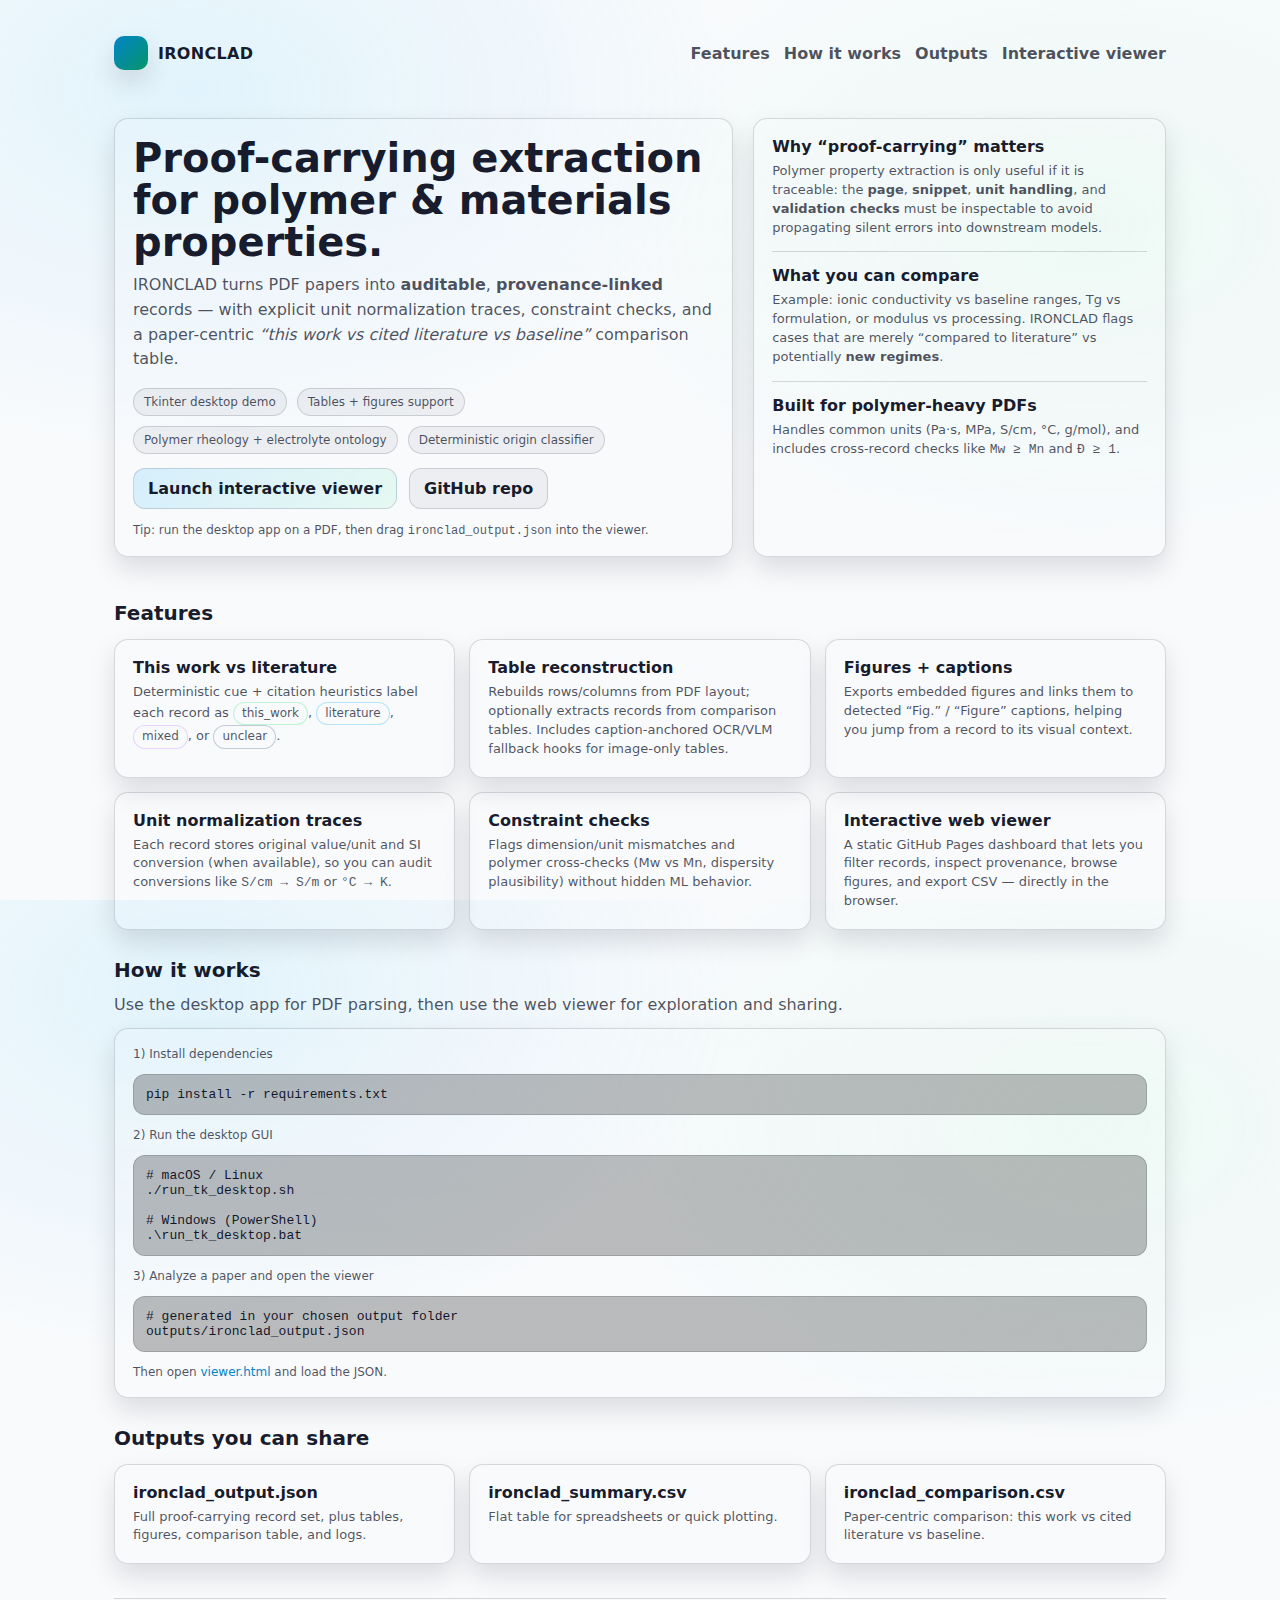
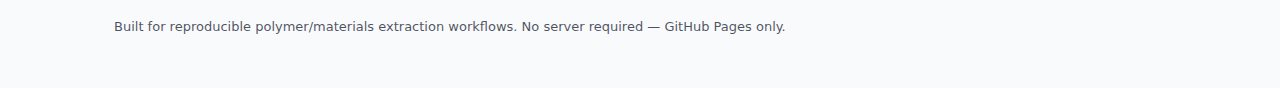
<file: index.html>
<!doctype html>
<html lang="en">
<head>
  <meta charset="utf-8" />
  <meta name="viewport" content="width=device-width, initial-scale=1" />
  <title>IRONCLAD</title>
  <meta http-equiv="refresh" content="0; url=docs/index.html" />
  <script>
    window.location.replace('docs/index.html');
  </script>
</head>
<body>
  <p>Redirecting to the IRONCLAD site… <a href="docs/index.html">Open site</a></p>
  <p><a href="docs/viewer.html">Open viewer directly</a></p>
</body>
</html>
</file>
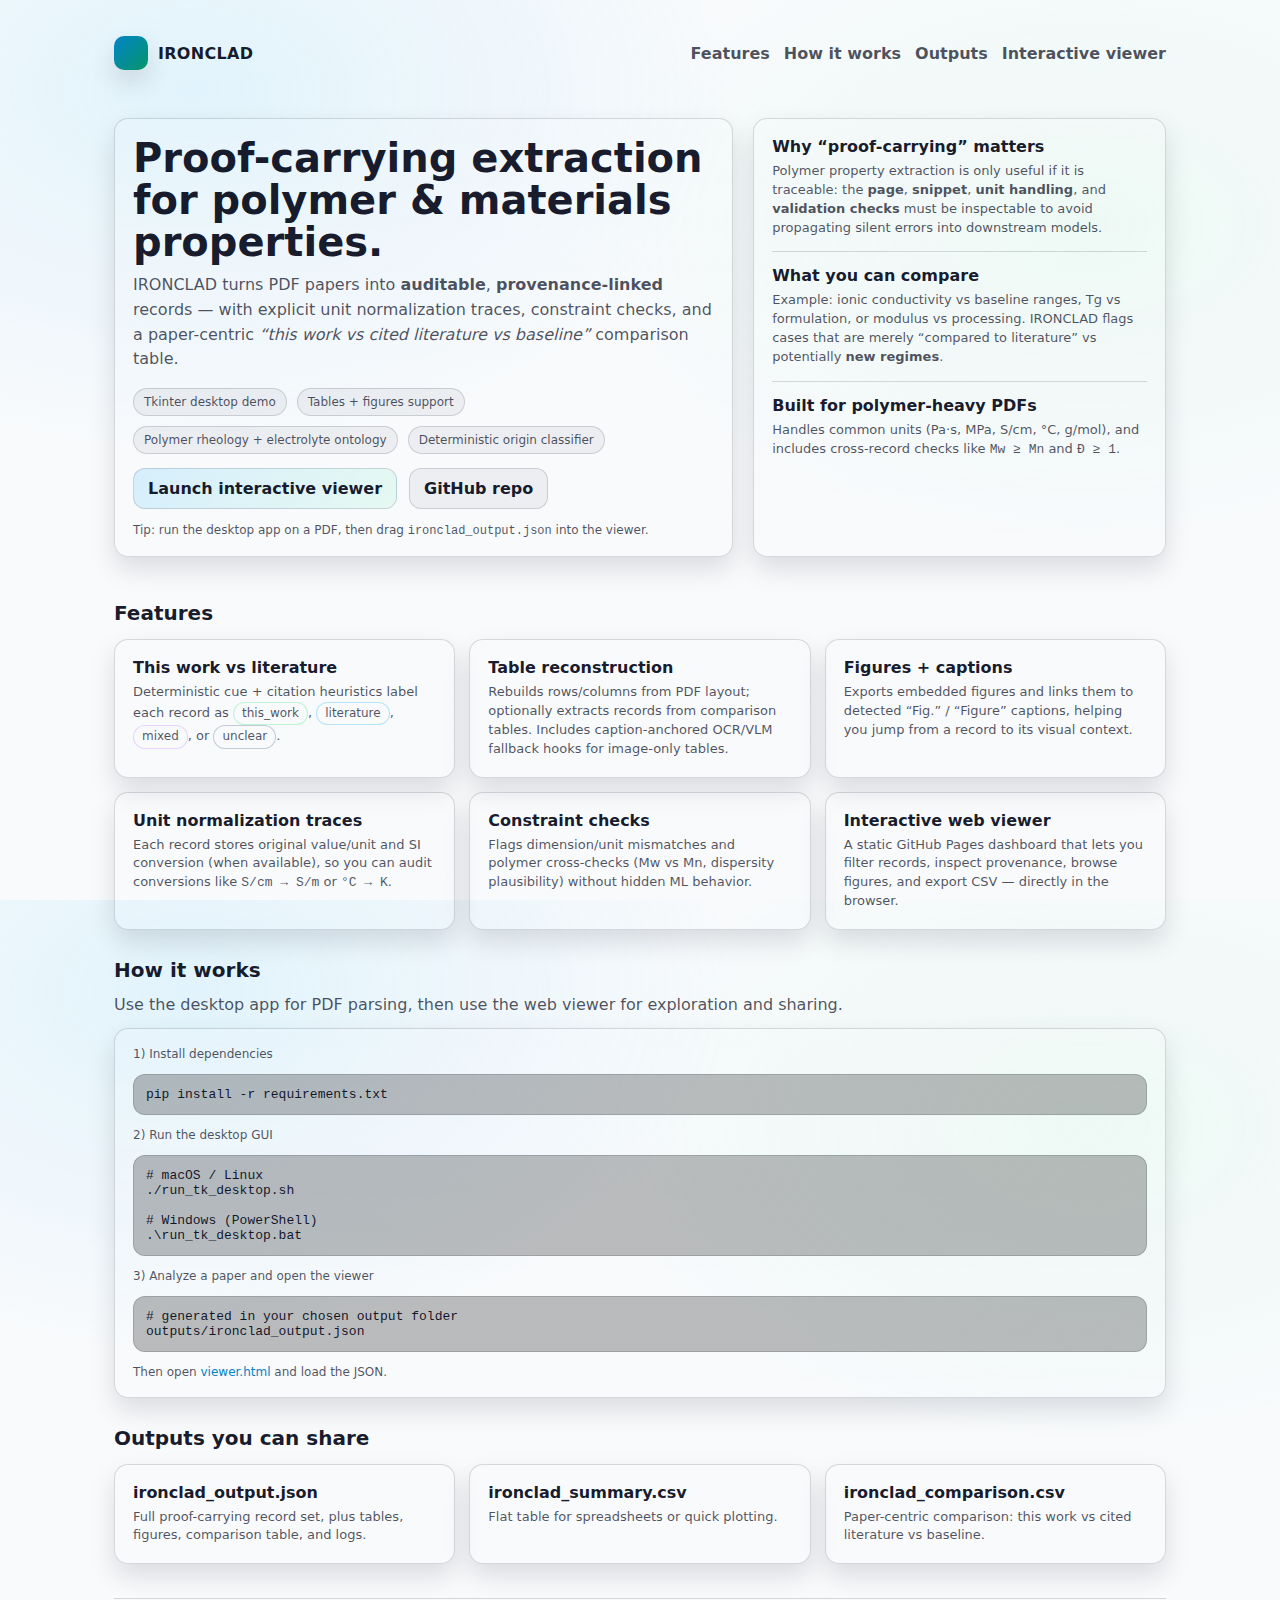
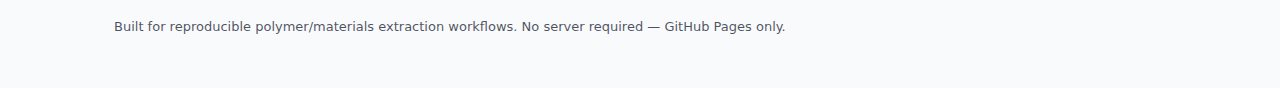
<file: docs/index.html>
<!doctype html>
<html lang="en">
<head>
  <meta charset="utf-8"/>
  <meta name="viewport" content="width=device-width, initial-scale=1"/>
  <title>IRONCLAD — Proof-carrying polymer & materials extraction</title>
  <link rel="stylesheet" href="assets/css/style.css"/>
</head>
<body>
  <div class="container">
    <div class="nav">
      <div class="brand">
        <div class="logo" aria-hidden="true"></div>
        <div>IRONCLAD</div>
      </div>
      <div class="navlinks">
        <a href="#features">Features</a>
        <a href="#how">How it works</a>
        <a href="#outputs">Outputs</a>
        <a href="viewer.html">Interactive viewer</a>
      </div>
    </div>

    <div class="hero">
      <div class="card">
        <h1>Proof-carrying extraction for polymer & materials properties.</h1>
        <p>
          IRONCLAD turns PDF papers into <b>auditable</b>, <b>provenance-linked</b> records —
          with explicit unit normalization traces, constraint checks, and a paper-centric
          <i>“this work vs cited literature vs baseline”</i> comparison table.
        </p>

        <div class="badges">
          <div class="badge">Tkinter desktop demo</div>
          <div class="badge">Tables + figures support</div>
          <div class="badge">Polymer rheology + electrolyte ontology</div>
          <div class="badge">Deterministic origin classifier</div>
        </div>

        <div class="cta-row">
          <a class="btn primary" href="viewer.html">Launch interactive viewer</a>
          <a class="btn" href="https://github.com/burhanbeycan/ironclad" target="_blank" rel="noreferrer">GitHub repo</a>
        </div>

        <div style="margin-top:14px" class="small">
          Tip: run the desktop app on a PDF, then drag <span style="font-family:var(--mono)">ironclad_output.json</span> into the viewer.
        </div>
      </div>

      <div class="card">
        <div class="kpi">
          <div class="title">Why “proof-carrying” matters</div>
          <div class="desc">
            Polymer property extraction is only useful if it is traceable:
            the <b>page</b>, <b>snippet</b>, <b>unit handling</b>, and <b>validation checks</b>
            must be inspectable to avoid propagating silent errors into downstream models.
          </div>
        </div>

        <hr class="sep"/>

        <div class="kpi">
          <div class="title">What you can compare</div>
          <div class="desc">
            Example: ionic conductivity vs baseline ranges, Tg vs formulation, or modulus vs processing.
            IRONCLAD flags cases that are merely “compared to literature” vs potentially <b>new regimes</b>.
          </div>
        </div>

        <hr class="sep"/>

        <div class="kpi">
          <div class="title">Built for polymer-heavy PDFs</div>
          <div class="desc">
            Handles common units (Pa·s, MPa, S/cm, °C, g/mol), and includes cross-record checks like
            <span style="font-family:var(--mono)">Mw ≥ Mn</span> and <span style="font-family:var(--mono)">Đ ≥ 1</span>.
          </div>
        </div>
      </div>
    </div>

    <div id="features" class="section">
      <h2>Features</h2>
      <div class="grid">
        <div class="card">
          <div class="kpi">
            <div class="title">This work vs literature</div>
            <div class="desc">
              Deterministic cue + citation heuristics label each record as
              <span class="rowtag tag-this">this_work</span>,
              <span class="rowtag tag-lit">literature</span>,
              <span class="rowtag tag-mixed">mixed</span>, or
              <span class="rowtag tag-unclear">unclear</span>.
            </div>
          </div>
        </div>
        <div class="card">
          <div class="kpi">
            <div class="title">Table reconstruction</div>
            <div class="desc">
              Rebuilds rows/columns from PDF layout; optionally extracts records from comparison tables.
              Includes caption-anchored OCR/VLM fallback hooks for image-only tables.
            </div>
          </div>
        </div>
        <div class="card">
          <div class="kpi">
            <div class="title">Figures + captions</div>
            <div class="desc">
              Exports embedded figures and links them to detected “Fig.” / “Figure” captions,
              helping you jump from a record to its visual context.
            </div>
          </div>
        </div>
        <div class="card">
          <div class="kpi">
            <div class="title">Unit normalization traces</div>
            <div class="desc">
              Each record stores original value/unit and SI conversion (when available), so you can audit conversions
              like <span style="font-family:var(--mono)">S/cm → S/m</span> or <span style="font-family:var(--mono)">°C → K</span>.
            </div>
          </div>
        </div>
        <div class="card">
          <div class="kpi">
            <div class="title">Constraint checks</div>
            <div class="desc">
              Flags dimension/unit mismatches and polymer cross-checks (Mw vs Mn, dispersity plausibility) without hidden ML behavior.
            </div>
          </div>
        </div>
        <div class="card">
          <div class="kpi">
            <div class="title">Interactive web viewer</div>
            <div class="desc">
              A static GitHub Pages dashboard that lets you filter records, inspect provenance, browse figures, and export CSV —
              directly in the browser.
            </div>
          </div>
        </div>
      </div>
    </div>

    <div id="how" class="section">
      <h2>How it works</h2>
      <p>Use the desktop app for PDF parsing, then use the web viewer for exploration and sharing.</p>
      <div class="card">
        <div class="small">1) Install dependencies</div>
        <pre class="code">pip install -r requirements.txt</pre>
        <div class="small" style="margin-top:10px">2) Run the desktop GUI</div>
        <pre class="code"># macOS / Linux
./run_tk_desktop.sh

# Windows (PowerShell)
.\run_tk_desktop.bat</pre>
        <div class="small" style="margin-top:10px">3) Analyze a paper and open the viewer</div>
        <pre class="code"># generated in your chosen output folder
outputs/ironclad_output.json</pre>
        <div class="small">Then open <a href="viewer.html">viewer.html</a> and load the JSON.</div>
      </div>
    </div>

    <div id="outputs" class="section">
      <h2>Outputs you can share</h2>
      <div class="grid">
        <div class="card">
          <div class="kpi">
            <div class="title">ironclad_output.json</div>
            <div class="desc">Full proof-carrying record set, plus tables, figures, comparison table, and logs.</div>
          </div>
        </div>
        <div class="card">
          <div class="kpi">
            <div class="title">ironclad_summary.csv</div>
            <div class="desc">Flat table for spreadsheets or quick plotting.</div>
          </div>
        </div>
        <div class="card">
          <div class="kpi">
            <div class="title">ironclad_comparison.csv</div>
            <div class="desc">Paper-centric comparison: this work vs cited literature vs baseline.</div>
          </div>
        </div>
      </div>
    </div>

    <div class="footer">
      Built for reproducible polymer/materials extraction workflows. No server required — GitHub Pages only.
    </div>
  </div>
</body>
</html>
</file>
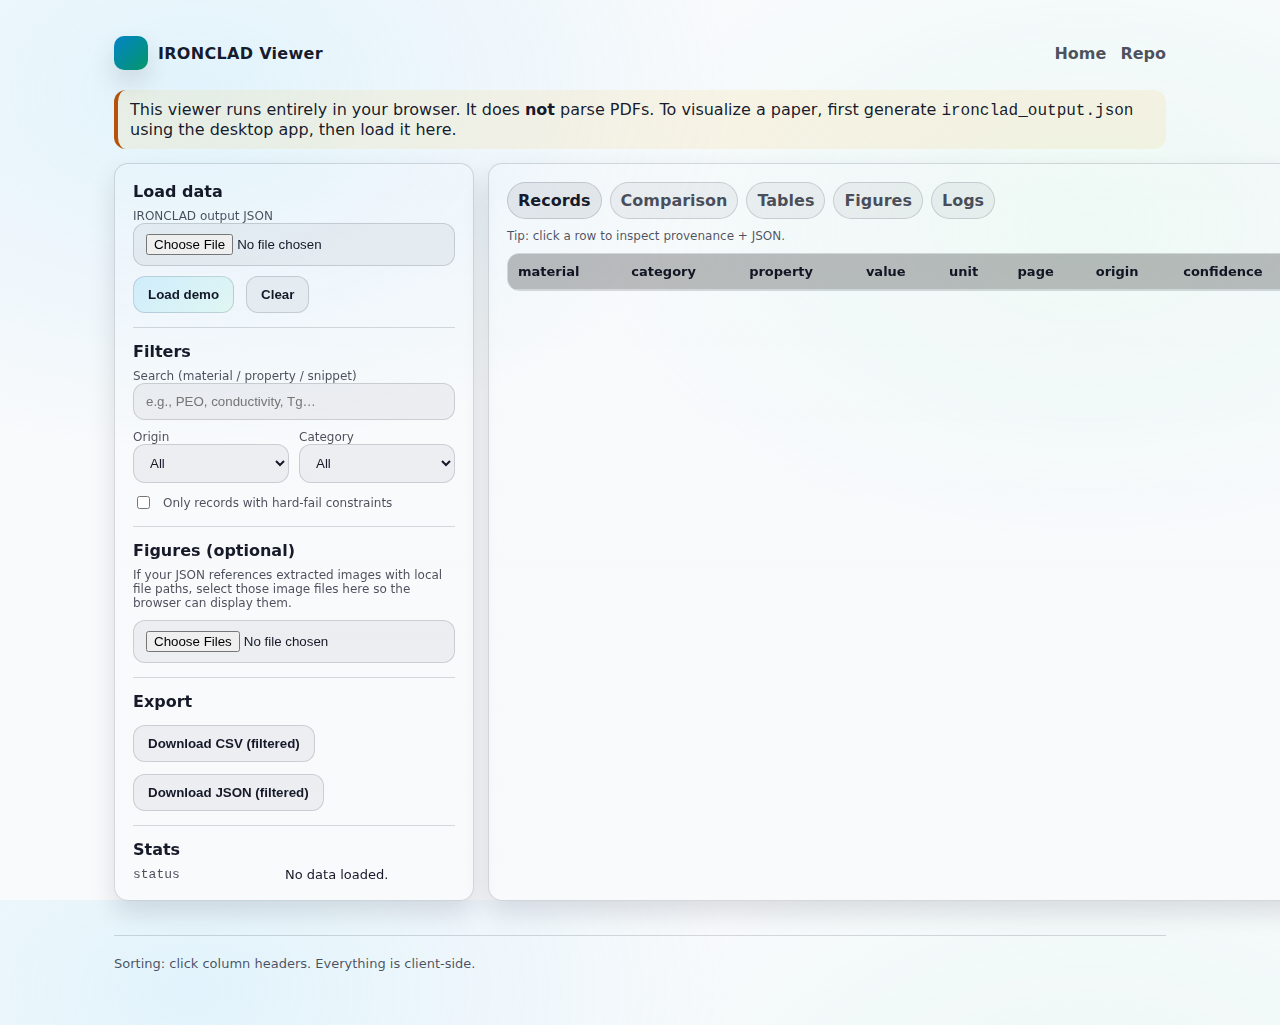
<file: docs/viewer.html>
<!doctype html>
<html lang="en">
<head>
  <meta charset="utf-8"/>
  <meta name="viewport" content="width=device-width, initial-scale=1"/>
  <title>IRONCLAD Interactive Viewer</title>
  <link rel="stylesheet" href="assets/css/style.css"/>
</head>
<body>
  <div class="container">
    <div class="nav">
      <div class="brand">
        <div class="logo" aria-hidden="true"></div>
        <div>IRONCLAD Viewer</div>
      </div>
      <div class="navlinks">
        <a href="index.html">Home</a>
        <a href="https://github.com/burhanbeycan/ironclad" target="_blank" rel="noreferrer">Repo</a>
      </div>
    </div>

    <div class="notice">
      This viewer runs entirely in your browser. It does <b>not</b> parse PDFs.
      To visualize a paper, first generate <span style="font-family:var(--mono)">ironclad_output.json</span>
      using the desktop app, then load it here.
    </div>

    <div class="viewer-shell" style="margin-top:14px">
      <div class="card side">
        <div style="font-weight:800; margin-bottom:8px">Load data</div>

        <div class="small">IRONCLAD output JSON</div>
        <input class="input" id="fileInput" type="file" accept=".json,application/json"/>
        <div class="cta-row" style="margin-top:10px">
          <button class="btn primary" id="loadDemo" type="button">Load demo</button>
          <button class="btn" id="clearData" type="button">Clear</button>
        </div>

        <hr class="sep"/>

        <div style="font-weight:800; margin-bottom:8px">Filters</div>

        <div class="small">Search (material / property / snippet)</div>
        <input class="input" id="searchInput" type="text" placeholder="e.g., PEO, conductivity, Tg…"/>

        <div style="display:grid; grid-template-columns: 1fr 1fr; gap:10px; margin-top:10px">
          <div>
            <div class="small">Origin</div>
            <select class="input" id="originSelect">
              <option value="all">All</option>
              <option value="this_work">this_work</option>
              <option value="literature">literature</option>
              <option value="mixed">mixed</option>
              <option value="unclear">unclear</option>
            </select>
          </div>
          <div>
            <div class="small">Category</div>
            <select class="input" id="categorySelect">
              <option value="all">All</option>
            </select>
          </div>
        </div>

        <div style="margin-top:10px">
          <label style="display:flex; align-items:center; gap:10px; cursor:pointer;">
            <input id="hardFailOnly" type="checkbox"/>
            <span class="small">Only records with hard-fail constraints</span>
          </label>
        </div>

        <hr class="sep"/>

        <div style="font-weight:800; margin-bottom:8px">Figures (optional)</div>
        <div class="small">
          If your JSON references extracted images with local file paths, select those image files here so the browser can display them.
        </div>
        <input class="input" id="imageInput" type="file" accept="image/*" multiple style="margin-top:10px"/>

        <hr class="sep"/>

        <div style="font-weight:800; margin-bottom:8px">Export</div>
        <div class="cta-row">
          <button class="btn" id="exportCsv" type="button">Download CSV (filtered)</button>
          <button class="btn" id="exportJson" type="button">Download JSON (filtered)</button>
        </div>

        <hr class="sep"/>

        <div style="font-weight:800; margin-bottom:8px">Stats</div>
        <div class="kv" id="statsKv">
          <div class="k">status</div><div class="v">No data loaded.</div>
        </div>
      </div>

      <div class="card">
        <div class="tabs" id="tabs">
          <div class="tab active" data-tab="records">Records</div>
          <div class="tab" data-tab="comparison">Comparison</div>
          <div class="tab" data-tab="tables">Tables</div>
          <div class="tab" data-tab="figures">Figures</div>
          <div class="tab" data-tab="logs">Logs</div>
        </div>

        <div id="tab-records" class="tabpanel">
          <div class="small">Tip: click a row to inspect provenance + JSON.</div>
          <div class="table-wrap" style="margin-top:10px">
            <table id="recordsTable">
              <thead>
                <tr>
                  <th data-key="material">material</th>
                  <th data-key="category">category</th>
                  <th data-key="property">property</th>
                  <th data-key="value_display">value</th>
                  <th data-key="unit_original">unit</th>
                  <th data-key="page">page</th>
                  <th data-key="origin">origin</th>
                  <th data-key="confidence">confidence</th>
                  <th data-key="hard_fail">hard_fail</th>
                </tr>
              </thead>
              <tbody></tbody>
            </table>
          </div>

          <div class="details" id="recordDetails" style="display:none">
            <div style="font-weight:800; margin-bottom:10px">Selected record</div>
            <div class="kv" id="recordKv"></div>
            <div style="margin-top:10px; font-weight:800">Provenance snippet</div>
            <div class="code" id="recordSnippet" style="margin-top:8px"></div>
            <div style="margin-top:10px; font-weight:800">Raw JSON</div>
            <pre id="recordJson"></pre>
          </div>
        </div>

        <div id="tab-comparison" class="tabpanel" style="display:none">
          <div class="small">Paper-centric aggregation: this work vs cited literature vs external baseline (if present in the JSON).</div>
          <div class="table-wrap" style="margin-top:10px">
            <table id="comparisonTable">
              <thead>
                <tr>
                  <th data-key="material">material</th>
                  <th data-key="property">property</th>
                  <th data-key="category">category</th>
                  <th data-key="this_work">this_work</th>
                  <th data-key="paper_cited_literature">paper_cited_literature</th>
                  <th data-key="external_baseline">external_baseline</th>
                  <th data-key="novelty_flag">novelty_flag</th>
                </tr>
              </thead>
              <tbody></tbody>
            </table>
          </div>
        </div>

        <div id="tab-tables" class="tabpanel" style="display:none">
          <div class="small">Detected table regions (header + rows) from the JSON.</div>
          <div id="tablesArea" style="margin-top:10px"></div>
        </div>

        <div id="tab-figures" class="tabpanel" style="display:none">
          <div class="small">Embedded images & captions. If images don’t render, use the file picker on the left to load them.</div>
          <div id="figuresArea" class="gallery" style="margin-top:10px"></div>
        </div>

        <div id="tab-logs" class="tabpanel" style="display:none">
          <div class="small">Engine logs saved in the JSON.</div>
          <pre class="code" id="logsPre" style="margin-top:10px; max-height:520px"></pre>
        </div>
      </div>
    </div>

    <div class="footer">
      Sorting: click column headers. Everything is client-side.
    </div>
  </div>

  <script src="assets/js/viewer.js"></script>
</body>
</html>
</file>
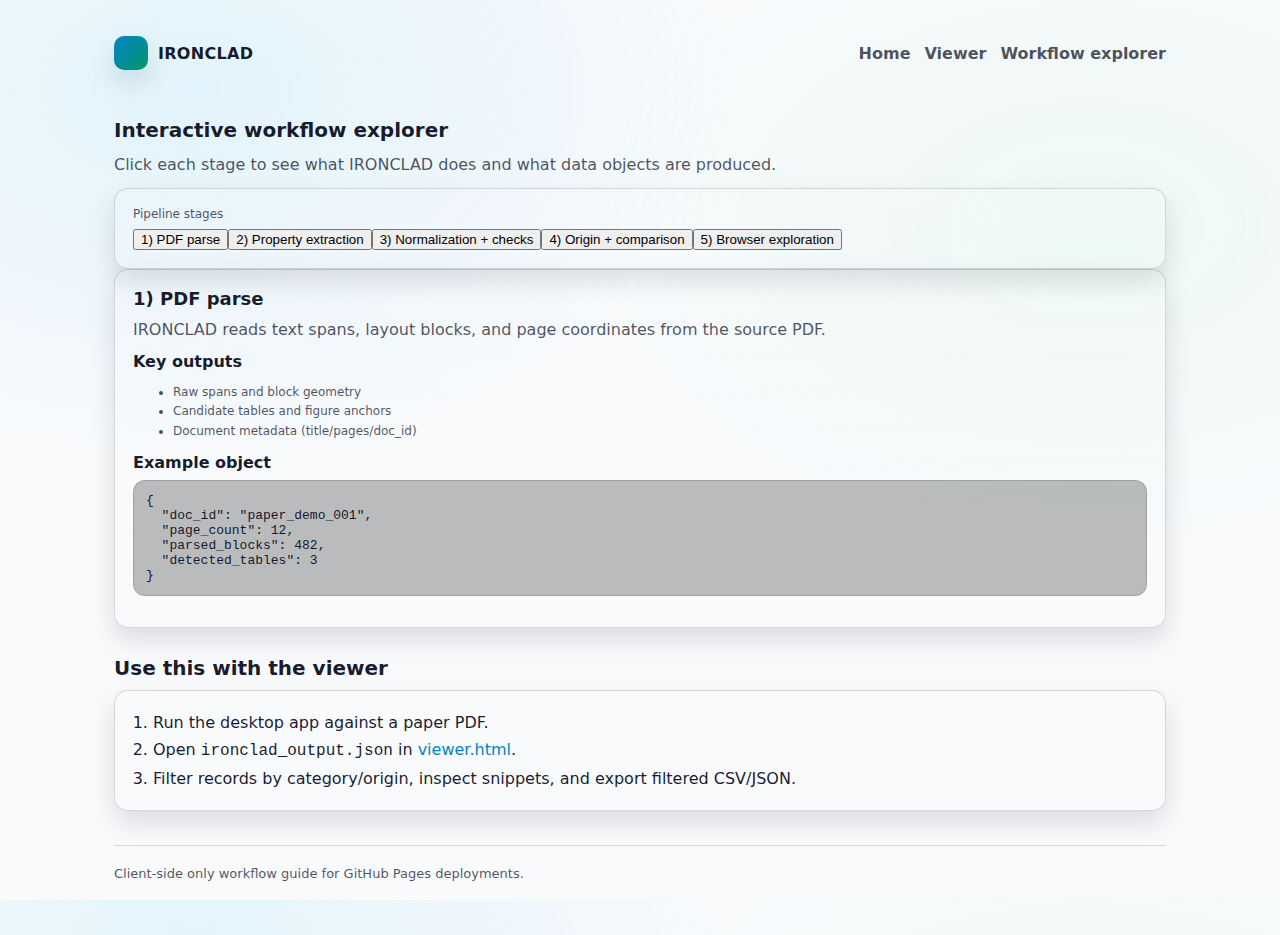
<file: docs/workflow.html>
<!doctype html>
<html lang="en">
<head>
  <meta charset="utf-8"/>
  <meta name="viewport" content="width=device-width, initial-scale=1"/>
  <title>IRONCLAD Workflow Explorer</title>
  <link rel="stylesheet" href="assets/css/style.css"/>
</head>
<body>
  <div class="container">
    <div class="nav">
      <div class="brand">
        <div class="logo" aria-hidden="true"></div>
        <div>IRONCLAD</div>
      </div>
      <div class="navlinks">
        <a href="index.html">Home</a>
        <a href="viewer.html">Viewer</a>
        <a href="#explorer">Workflow explorer</a>
      </div>
    </div>

    <div class="section" id="explorer">
      <h2>Interactive workflow explorer</h2>
      <p>Click each stage to see what IRONCLAD does and what data objects are produced.</p>

      <div class="workflow-shell">
        <div class="card">
          <div class="small" style="margin-bottom:8px">Pipeline stages</div>
          <div class="workflow-steps" id="workflowSteps"></div>
        </div>

        <div class="card">
          <div id="stageTitle" style="font-weight:800; font-size:18px"></div>
          <p id="stageSummary" style="margin-top:8px"></p>

          <div style="font-weight:700; margin-top:10px">Key outputs</div>
          <ul id="stageOutputs" class="small" style="line-height:1.6"></ul>

          <div style="font-weight:700; margin-top:10px">Example object</div>
          <pre id="stageJson" class="code" style="margin-top:8px"></pre>
        </div>
      </div>
    </div>

    <div class="section">
      <h2>Use this with the viewer</h2>
      <div class="card">
        <ol style="margin:0; padding-left:20px; line-height:1.7">
          <li>Run the desktop app against a paper PDF.</li>
          <li>Open <span style="font-family:var(--mono)">ironclad_output.json</span> in <a href="viewer.html">viewer.html</a>.</li>
          <li>Filter records by category/origin, inspect snippets, and export filtered CSV/JSON.</li>
        </ol>
      </div>
    </div>

    <div class="footer">Client-side only workflow guide for GitHub Pages deployments.</div>
  </div>

  <script src="assets/js/workflow.js"></script>
</body>
</html>
</file>
<file: docs/assets/css/style.css>
:root{
  --bg: #0b1020;
  --panel: rgba(255,255,255,0.06);
  --panel2: rgba(255,255,255,0.10);
  --text: rgba(255,255,255,0.92);
  --muted: rgba(255,255,255,0.70);
  --accent: #7dd3fc;
  --accent2: #a7f3d0;
  --warn: #fbbf24;
  --danger: #fb7185;
  --ok: #86efac;
  --border: rgba(255,255,255,0.14);
  --shadow: 0 12px 30px rgba(0,0,0,0.35);
  --radius: 14px;
  --mono: ui-monospace, SFMono-Regular, Menlo, Monaco, Consolas, "Liberation Mono", "Courier New", monospace;
  --sans: ui-sans-serif, system-ui, -apple-system, Segoe UI, Roboto, Helvetica, Arial, "Apple Color Emoji","Segoe UI Emoji";
}

@media (prefers-color-scheme: light){
  :root{
    --bg: #f8fafc;
    --panel: rgba(15,23,42,0.05);
    --panel2: rgba(15,23,42,0.08);
    --text: rgba(2,6,23,0.92);
    --muted: rgba(2,6,23,0.70);
    --accent: #0284c7;
    --accent2: #059669;
    --warn: #b45309;
    --danger: #be123c;
    --ok: #15803d;
    --border: rgba(2,6,23,0.14);
    --shadow: 0 12px 26px rgba(2,6,23,0.12);
  }
}

*{ box-sizing:border-box; }
html,body{ height:100%; }
body{
  margin:0;
  font-family: var(--sans);
  background: radial-gradient(1200px 800px at 15% 10%, rgba(125,211,252,0.18), transparent 45%),
              radial-gradient(1100px 700px at 85% 25%, rgba(167,243,208,0.14), transparent 45%),
              var(--bg);
  color: var(--text);
}

a{ color: var(--accent); text-decoration:none; }
a:hover{ text-decoration:underline; }

.container{ max-width: 1100px; margin: 0 auto; padding: 24px; }

.nav{
  display:flex; align-items:center; justify-content:space-between;
  gap:14px;
  padding: 12px 0 20px 0;
}
.brand{
  display:flex; align-items:center; gap:10px;
  font-weight: 700;
  letter-spacing: 0.3px;
}
.logo{
  width: 34px; height: 34px;
  border-radius: 10px;
  background: linear-gradient(135deg, var(--accent), var(--accent2));
  box-shadow: var(--shadow);
}
.navlinks{ display:flex; gap:14px; flex-wrap:wrap; }
.navlinks a{ color: var(--muted); font-weight:600; }
.navlinks a:hover{ color: var(--text); text-decoration:none; }

.hero{
  display:grid;
  grid-template-columns: 1.2fr 0.8fr;
  gap: 20px;
  align-items: stretch;
  padding: 28px 0 16px 0;
}
@media (max-width: 900px){
  .hero{ grid-template-columns:1fr; }
}

.card{
  border: 1px solid var(--border);
  border-radius: var(--radius);
  background: linear-gradient(180deg, rgba(255,255,255,0.08), rgba(255,255,255,0.04));
  box-shadow: var(--shadow);
  padding: 18px;
}

.hero h1{
  margin: 0 0 10px 0;
  font-size: 40px;
  line-height: 1.05;
}
.hero p{
  margin: 0 0 16px 0;
  color: var(--muted);
  font-size: 16px;
  line-height: 1.55;
}

.badges{
  display:flex;
  gap: 10px;
  flex-wrap:wrap;
  margin-top: 10px;
}
.badge{
  border: 1px solid var(--border);
  background: var(--panel);
  padding: 6px 10px;
  border-radius: 999px;
  font-size: 12px;
  color: var(--muted);
}

.cta-row{
  display:flex; gap:12px; flex-wrap:wrap;
  margin-top: 14px;
}

.btn{
  display:inline-flex; align-items:center; justify-content:center; gap:10px;
  padding: 10px 14px;
  border-radius: 12px;
  border: 1px solid var(--border);
  background: var(--panel);
  color: var(--text);
  font-weight: 700;
  text-decoration:none;
  transition: transform 0.06s ease, background 0.2s ease;
}
.btn:hover{ background: var(--panel2); text-decoration:none; }
.btn:active{ transform: translateY(1px); }
.btn.primary{
  background: linear-gradient(135deg, rgba(125,211,252,0.28), rgba(167,243,208,0.22));
}

.grid{
  display:grid;
  grid-template-columns: repeat(3, 1fr);
  gap: 14px;
  margin-top: 14px;
}
@media (max-width: 900px){ .grid{ grid-template-columns:1fr; } }

.kpi{
  display:flex; flex-direction:column; gap:6px;
}
.kpi .title{ font-weight:800; }
.kpi .desc{ color: var(--muted); font-size: 13px; line-height:1.45; }

.code{
  font-family: var(--mono);
  font-size: 13px;
  padding: 12px;
  border-radius: 12px;
  border: 1px solid var(--border);
  background: rgba(0,0,0,0.25);
  overflow:auto;
}

.section{ margin-top: 28px; }
.section h2{
  margin: 0 0 10px 0;
  font-size: 20px;
}
.section p{ margin: 0 0 10px 0; color: var(--muted); line-height:1.6; }

.footer{
  margin-top: 34px;
  padding: 20px 0 30px 0;
  color: var(--muted);
  font-size: 13px;
  border-top: 1px solid var(--border);
}

/* Viewer */
.viewer-shell{
  display:grid;
  grid-template-columns: 360px 1fr;
  gap: 14px;
}
@media (max-width: 980px){
  .viewer-shell{ grid-template-columns: 1fr; }
}

.side{
  position: sticky;
  top: 14px;
  align-self: start;
  max-height: calc(100vh - 28px);
  overflow:auto;
}

.input{
  width: 100%;
  border: 1px solid var(--border);
  background: var(--panel);
  color: var(--text);
  border-radius: 12px;
  padding: 10px 12px;
}

.small{ font-size: 12px; color: var(--muted); }
hr.sep{ border:none; border-top:1px solid var(--border); margin: 14px 0; }

.tabs{
  display:flex; gap:8px; flex-wrap:wrap;
  margin-bottom: 10px;
}
.tab{
  padding: 8px 10px;
  border-radius: 999px;
  border: 1px solid var(--border);
  background: var(--panel);
  cursor: pointer;
  font-weight: 700;
  color: var(--muted);
}
.tab.active{
  color: var(--text);
  background: var(--panel2);
}

.table-wrap{ overflow:auto; border-radius: 12px; border:1px solid var(--border); }
table{
  border-collapse: collapse;
  width: 100%;
  min-width: 920px;
  font-size: 13px;
}
th,td{ padding: 10px 10px; border-bottom: 1px solid var(--border); vertical-align: top; }
th{
  position: sticky; top: 0;
  background: rgba(0,0,0,0.25);
  text-align:left;
  cursor: pointer;
}
tr:hover td{ background: rgba(255,255,255,0.04); }
.rowtag{
  display:inline-flex; align-items:center; gap:6px;
  padding: 2px 8px;
  border-radius: 999px;
  font-size: 12px;
  border: 1px solid var(--border);
  background: rgba(255,255,255,0.04);
}

.tag-this{ border-color: rgba(134,239,172,0.5); }
.tag-lit{ border-color: rgba(125,211,252,0.55); }
.tag-mixed{ border-color: rgba(216,180,254,0.55); }
.tag-unclear{ border-color: rgba(148,163,184,0.55); }

.details{
  border: 1px solid var(--border);
  border-radius: 12px;
  background: var(--panel);
  padding: 12px;
  margin-top: 12px;
}
.details pre{
  margin:0;
  font-family: var(--mono);
  font-size: 12px;
  overflow:auto;
  max-height: 280px;
}

.kv{
  display:grid;
  grid-template-columns: 140px 1fr;
  gap: 8px 12px;
  font-size: 13px;
}
.kv .k{ color: var(--muted); font-family: var(--mono); }
.kv .v{ overflow-wrap:anywhere; }

.notice{
  border-left: 4px solid var(--warn);
  padding: 10px 12px;
  border-radius: 12px;
  background: rgba(251,191,36,0.10);
  color: var(--text);
}
diff --git a/docs/assets/css/style.css b/docs/assets/css/style.css
index f1ace460c0c7e1a5eb6234d5d6c8f666962c872a..e10e18f726c5e10c0154ea50186c34b591c523d5 100644
--- a/docs/assets/css/style.css
+++ b/docs/assets/css/style.css
@@ -263,39 +263,43 @@ tr:hover td{ background: rgba(255,255,255,0.04); }
 .details pre{
   margin:0;
   font-family: var(--mono);
   font-size: 12px;
   overflow:auto;
   max-height: 280px;
 }
 
 .kv{
   display:grid;
   grid-template-columns: 140px 1fr;
   gap: 8px 12px;
   font-size: 13px;
 }
 .kv .k{ color: var(--muted); font-family: var(--mono); }
 .kv .v{ overflow-wrap:anywhere; }
 
 .notice{
   border-left: 4px solid var(--warn);
   padding: 10px 12px;
   border-radius: 12px;
   background: rgba(251,191,36,0.10);
   color: var(--text);
 }
 
+.status-ok{ color: var(--ok); }
+.status-warn{ color: var(--warn); }
+.status-error{ color: var(--danger); }
+
 .gallery{
   display:grid;
   grid-template-columns: repeat(3, 1fr);
   gap: 10px;
 }
 @media (max-width: 900px){ .gallery{ grid-template-columns:1fr; } }
 .thumb{
   border: 1px solid var(--border);
   border-radius: 12px;
   overflow:hidden;
   background: rgba(0,0,0,0.20);
 }
 .thumb img{ width:100%; height: 220px; object-fit: cover; display:block; }
 .thumb .cap{ padding: 10px; font-size: 12px; color: var(--muted); line-height:1.4; }

.gallery{
  display:grid;
  grid-template-columns: repeat(3, 1fr);
  gap: 10px;
}
@media (max-width: 900px){ .gallery{ grid-template-columns:1fr; } }
.thumb{
  border: 1px solid var(--border);
  border-radius: 12px;
  overflow:hidden;
  background: rgba(0,0,0,0.20);
}
.thumb img{ width:100%; height: 220px; object-fit: cover; display:block; }
.thumb .cap{ padding: 10px; font-size: 12px; color: var(--muted); line-height:1.4; }
</file>
